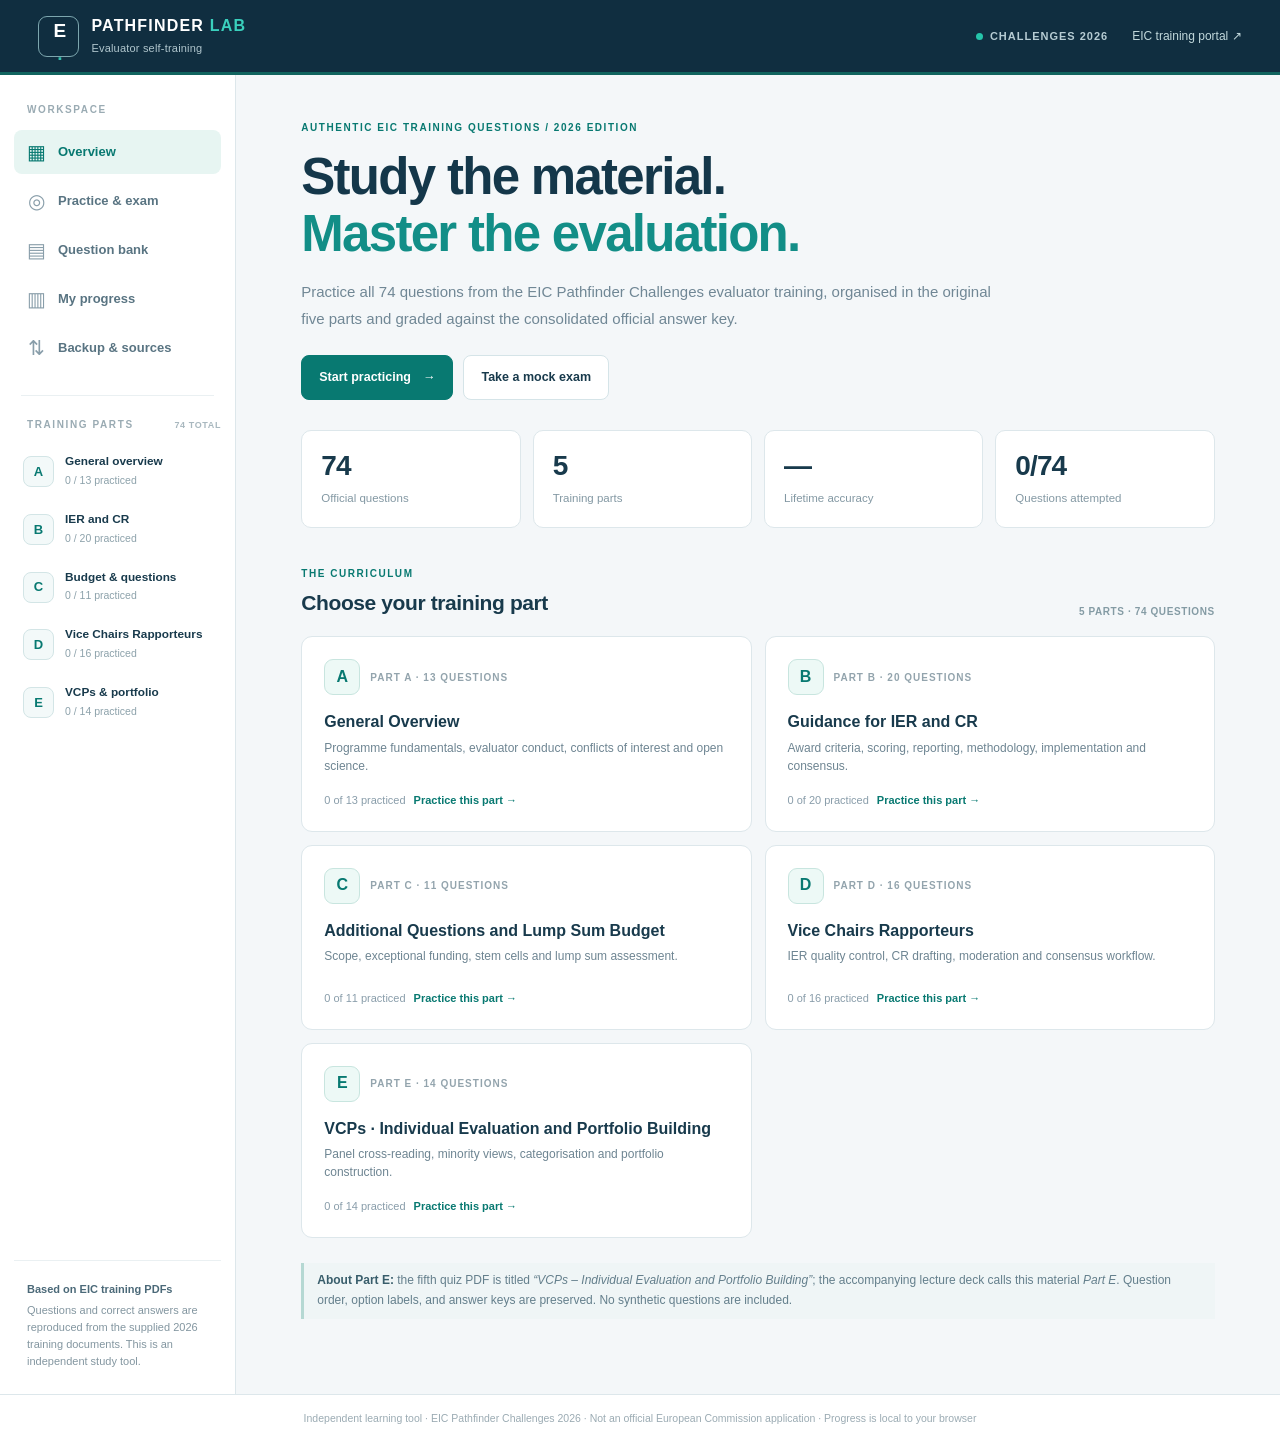
<file: index.html>
<!doctype html>
<html lang="en">
<head>
  <meta charset="utf-8">
  <meta name="viewport" content="width=device-width, initial-scale=1">
  <meta name="theme-color" content="#112f40">
  <meta name="description" content="Independent practice app for the 74 official EIC Pathfinder Challenges 2026 training quiz questions in Parts A–E.">
  <title>EIC Pathfinder Challenges 2026 · Evaluator Trainer</title>
  <link rel="stylesheet" href="style.css">
</head>
<body>
<div class="app-shell">
  <header class="topbar">
    <button class="wordmark" id="brand-home" type="button" aria-label="Go to overview"><span class="logo-box">E<span>·</span></span><span class="brand-name"><strong>PATHFINDER <i>LAB</i></strong><small>Evaluator self-training</small></span></button>
    <div class="topbar-right"><span class="edition"><span class="edition-dot"></span>CHALLENGES 2026</span><a href="https://eic.eismea.eu/community/eic-pathfinder-evaluator-training" target="_blank" rel="noopener noreferrer">EIC training portal <span aria-hidden="true">↗</span></a></div>
  </header>
  <div class="layout">
    <aside class="sidebar">
      <p class="menu-label">WORKSPACE</p>
      <nav class="primary-nav" aria-label="App navigation">
        <button type="button" class="nav-item active" data-page="home"><span>▦</span> Overview</button>
        <button type="button" class="nav-item" data-page="practice"><span>◎</span> Practice & exam</button>
        <button type="button" class="nav-item" data-page="bank"><span>▤</span> Question bank</button>
        <button type="button" class="nav-item" data-page="progress"><span>▥</span> My progress</button>
        <button type="button" class="nav-item" data-page="settings"><span>⇅</span> Backup & sources</button>
      </nav>
      <div class="sidebar-divider"></div>
      <div class="aside-heading"><p class="menu-label">TRAINING PARTS</p><span>74 TOTAL</span></div>
      <nav class="part-nav" aria-label="Practice by part">
        <button type="button" data-start-part="A"><b>A</b><span><strong>General overview</strong><small><span data-part-done="A">0</span> / 13 practiced</small></span></button>
        <button type="button" data-start-part="B"><b>B</b><span><strong>IER and CR</strong><small><span data-part-done="B">0</span> / 20 practiced</small></span></button>
        <button type="button" data-start-part="C"><b>C</b><span><strong>Budget & questions</strong><small><span data-part-done="C">0</span> / 11 practiced</small></span></button>
        <button type="button" data-start-part="D"><b>D</b><span><strong>Vice Chairs Rapporteurs</strong><small><span data-part-done="D">0</span> / 16 practiced</small></span></button>
        <button type="button" data-start-part="E"><b>E</b><span><strong>VCPs & portfolio</strong><small><span data-part-done="E">0</span> / 14 practiced</small></span></button>
      </nav>
      <div class="sidebar-foot"><b>Based on EIC training PDFs</b><span>Questions and correct answers are reproduced from the supplied 2026 training documents. This is an independent study tool.</span></div>
    </aside>

    <main class="workspace">
      <section class="page" id="page-home">
        <p class="eyebrow">AUTHENTIC EIC TRAINING QUESTIONS / 2026 EDITION</p>
        <h1>Study the material.<br><em>Master the evaluation.</em></h1>
        <p class="lead">Practice all 74 questions from the EIC Pathfinder Challenges evaluator training, organised in the original five parts and graded against the consolidated official answer key.</p>
        <div class="quick-actions"><button class="btn primary" type="button" id="quick-practice">Start practicing <span>→</span></button><button class="btn secondary" type="button" id="quick-exam">Take a mock exam</button></div>
        <div class="metric-grid" id="home-metrics"></div>
        <div class="section-intro"><div><p class="eyebrow">THE CURRICULUM</p><h2>Choose your training part</h2></div><span class="tiny-tag">5 PARTS · 74 QUESTIONS</span></div>
        <div class="part-grid" id="part-cards"></div>
        <div class="info-note"><b>About Part E:</b> the fifth quiz PDF is titled <i>“VCPs – Individual Evaluation and Portfolio Building”</i>; the accompanying lecture deck calls this material <i>Part E</i>. Question order, option labels, and answer keys are preserved. No synthetic questions are included.</div>
      </section>

      <section class="page hidden" id="page-practice">
        <p class="eyebrow">PRACTICE STUDIO</p><h1 class="inner-title">Practice <em>& assessment</em></h1>
        <div id="session-setup" class="panel">
          <div class="panel-intro"><h2>Configure your session</h2><p>Questions follow their source PDFs. Question order can be shuffled, but answer letters stay fixed.</p></div>
          <div class="input-grid"><label>Quiz section<select id="filter-part"><option value="all">All parts (A–E) · 74 questions</option><option value="A">Part A · General Overview</option><option value="B">Part B · Guidance for IER and CR</option><option value="C">Part C · Additional Questions and Lump Sum Budget</option><option value="D">Part D · Vice Chairs Rapporteurs</option><option value="E">Part E · VCPs / Portfolio Building</option></select></label><label>Session size<select id="session-count"><option value="all">All matching questions</option><option value="5">5 questions</option><option value="10" selected>10 questions</option><option value="20">20 questions</option></select></label></div>
          <div class="check-row"><label><input type="checkbox" id="focus-missed"> Only questions last answered incorrectly</label><label><input type="checkbox" id="focus-bookmarks"> Only bookmarked questions</label><label><input type="checkbox" id="shuffle-questions" checked> Shuffle question order</label></div>
          <div class="mode-grid"><button type="button" id="start-practice" class="mode-card"><span class="mode-icon">◎</span><strong>Learn as you go</strong><small>See the official answer and feedback after each question.</small><span>Start practice <span aria-hidden="true">→</span></span></button><button type="button" id="start-exam" class="mode-card"><span class="mode-icon">▣</span><strong>Mock exam</strong><small>Answer without feedback. Get a score and full answer review at the end.</small><span>Start exam <span aria-hidden="true">→</span></span></button></div>
          <p id="setup-message" class="message" role="status"></p>
        </div>
        <div id="session-playing" class="hidden">
          <div class="session-header"><div><span id="session-badge" class="pill">PRACTICE</span><span id="session-scope" class="muted"></span></div><button type="button" id="abandon-session" class="link-button">Exit session ×</button></div>
          <div class="progressbar"><div id="session-progress-bar"></div></div>
          <div class="session-counter"><span id="question-position">QUESTION 1 / 10</span><span id="answered-count">0 ANSWERED</span></div>
          <article class="question-panel">
            <div class="question-topline"><span id="question-label" class="eyebrow">PART A · QUESTION 1</span><span id="question-kind" class="question-kind">CHOOSE ONE</span></div>
            <h2 id="question-text"></h2><div id="question-slides"></div><div id="answer-list" class="answer-list" role="group" aria-label="Possible answers"></div>
            <div id="feedback" class="feedback hidden" role="status"></div>
            <div class="question-footer"><button type="button" id="bookmark-question" class="link-button">☆ Bookmark</button><div class="question-actions"><button type="button" class="btn secondary" id="previous-question">← Previous</button><button type="button" class="btn primary" id="check-question">Check answer →</button><button type="button" class="btn primary hidden" id="next-question">Next question →</button></div></div>
          </article>
        </div>
        <div id="session-results" class="hidden panel">
          <p class="eyebrow">SESSION COMPLETED</p><h2 class="results-title">Review your <em>answers.</em></h2><p id="results-intro" class="muted"></p><div id="result-metrics" class="metric-grid"></div>
          <h3>Full answer review</h3><div id="results-review"></div>
          <div class="quick-actions"><button id="new-session" type="button" class="btn primary">New session →</button><button id="go-to-progress" type="button" class="btn secondary">View my progress</button></div>
        </div>
      </section>

      <section class="page hidden" id="page-bank">
        <p class="eyebrow">ORIGINAL SOURCE QUESTIONS</p><h1 class="inner-title">Question <em>bank</em></h1><p class="lead compact">Browse all 74 original questions. Reveal the answer key without recording an attempt.</p>
        <div class="filters"><label class="sr-only" for="search-questions">Search questions</label><input id="search-questions" type="search" placeholder="Search question text or answer options…"><label class="sr-only" for="bank-part">Select section</label><select id="bank-part"><option value="all">All sections (A–E)</option><option value="A">Part A</option><option value="B">Part B</option><option value="C">Part C</option><option value="D">Part D</option><option value="E">Part E / VCPs</option></select></div>
        <p id="bank-summary" class="muted bank-summary"></p><div id="bank-results" class="bank-results"></div>
      </section>

      <section class="page hidden" id="page-progress">
        <p class="eyebrow">PERSONAL LEARNING ANALYTICS</p><h1 class="inner-title">Your <em>progress</em></h1><p class="lead compact">Progress stays on this device unless you export it. Accuracy is calculated over all submitted attempts.</p>
        <div class="metric-grid" id="progress-metrics"></div><div class="panel"><h2>Coverage by part</h2><div id="part-progress-bars"></div></div>
        <div class="panel"><div class="panel-heading"><h2>Questions to revisit</h2><button id="retry-missed" type="button" class="btn small primary">Practice missed →</button></div><p class="muted">Last submitted answer was incorrect. Correctly answering a question removes it from this list.</p><div id="missed-items"></div></div>
        <div class="panel"><h2>Bookmarked questions</h2><div id="bookmarked-items"></div></div>
      </section>

      <section class="page hidden" id="page-settings">
        <p class="eyebrow">SOURCE TRANSPARENCY & PORTABLE DATA</p><h1 class="inner-title">Backup <em>& sources</em></h1>
        <div class="panel"><h2>Your learning data</h2><p class="muted">Export answers, bookmarks and completed-session statistics to JSON, or restore a previous backup.</p><div class="button-row"><button id="export-progress" class="btn primary" type="button">Download progress JSON</button><label class="btn secondary file-label" for="import-progress">Restore progress JSON</label><input type="file" id="import-progress" accept=".json,application/json" hidden><button id="export-bank" type="button" class="btn secondary">Download question bank JSON</button></div><p class="message" id="backup-message" role="status"></p><hr><button id="reset-progress" type="button" class="link-button danger">Reset all local progress and bookmarks</button></div>
        <div class="panel"><h2>Official source documents</h2><p class="muted">Source materials supplied for this training app. The original PDFs are included in the downloadable project archive, with the slide deck divided into Parts A–E.</p><div id="sources-list"></div></div>
        <div class="info-note"><b>Source fidelity:</b> 74 questions across five PDFs, with answers from <i>EIC_Pathfinder_Consolidated_Answers.pdf</i>. The source PDFs contain no separate per-question explanations; this app displays the official correct choices rather than inventing rationales. All source material is for the 2026 Challenges call, not the 2027 Pathfinder Open procedure.</div>
      </section>
    </main>
  </div>
  <footer class="footer">Independent learning tool · EIC Pathfinder Challenges 2026 · Not an official European Commission application · Progress is local to your browser</footer>
</div>
<script src="questions.js"></script>
<script src="app.js"></script>
</body>
</html>
</file>
<file: style.css>
:root{--navy:#102e40;--navy2:#173f52;--mint:#128e87;--mint-dark:#087971;--green:#18744f;--red:#b84541;--paper:#fff;--bg:#f4f7f9;--line:#dde7eb;--line2:#eaf0f2;--ink:#183a4c;--muted:#6e8592;--pale:#e7f5f2;--radius:13px}
*{box-sizing:border-box}body{margin:0;background:var(--bg);font-family:Inter,ui-sans-serif,-apple-system,BlinkMacSystemFont,"Segoe UI",Arial,sans-serif;color:var(--ink);font-size:14px;line-height:1.52}button,input,select{font:inherit}button{cursor:pointer}button:disabled{opacity:.46;cursor:default}button:focus-visible,a:focus-visible,input:focus-visible,select:focus-visible,summary:focus-visible{outline:3px solid #8fcfc6;outline-offset:3px}a{color:#0a777c}h1,h2,h3,p{margin-top:0}.hidden{display:none!important}.sr-only{position:absolute;width:1px;height:1px;overflow:hidden;clip:rect(0,0,0,0);white-space:nowrap}
.app-shell{min-height:100vh;display:flex;flex-direction:column}.topbar{min-height:75px;display:flex;align-items:center;justify-content:space-between;gap:14px;padding:12px clamp(18px,3vw,43px);background:var(--navy);color:white;border-bottom:3px solid #11645f}.wordmark{display:flex;gap:12px;align-items:center;background:transparent;border:0;color:inherit;padding:0;text-align:left}.logo-box{height:41px;width:41px;border:1px solid #7ca6ae;border-radius:9px;display:grid;place-items:center;color:#fff;font-weight:800;font-size:19px;letter-spacing:-2px}.logo-box span{color:#30beab}.brand-name strong{display:block;font-size:16px;letter-spacing:1.2px;line-height:1.2}.brand-name i{font-style:normal;color:#3ad0bd}.brand-name small{display:block;font-size:11px;color:#b0c6cd;letter-spacing:.2px;margin-top:5px}.topbar-right{display:flex;gap:24px;align-items:center;color:#b6ccd3;font-size:12px}.topbar-right a{color:#c1d8db;text-decoration:none}.topbar-right a:hover{text-decoration:underline}.edition{font-weight:750;letter-spacing:1px;font-size:11px}.edition-dot{display:inline-block;height:7px;width:7px;background:#25c4aa;border-radius:50%;margin-right:7px}
.layout{display:grid;grid-template-columns:236px minmax(0,1fr);flex:1}.sidebar{background:#fff;border-right:1px solid var(--line);padding:27px 14px 18px;display:flex;flex-direction:column}.menu-label{font-size:10px;font-weight:850;letter-spacing:1.6px;color:#9aabb3;margin:0 13px 13px}.primary-nav{display:grid;gap:5px}.nav-item{border:0;background:transparent;width:100%;border-radius:8px;padding:12px 13px;color:#597482;text-align:left;font-weight:650;font-size:13px;display:flex;gap:12px;align-items:center}.nav-item span{font-size:20px;line-height:1;min-width:19px;text-align:center;color:#899eaa;font-weight:400}.nav-item:hover,.part-nav button:hover{background:#f1f7f8}.nav-item.active{background:var(--pale);color:var(--mint-dark)}.nav-item.active span{color:var(--mint-dark)}.sidebar-divider{border-top:1px solid var(--line2);margin:25px 7px 21px}.aside-heading{display:flex;justify-content:space-between;align-items:baseline}.aside-heading>span{font-size:9px;font-weight:800;letter-spacing:.6px;color:#a9b8bf}.part-nav{display:grid;gap:5px}.part-nav button{display:flex;gap:11px;align-items:center;text-align:left;border:0;border-radius:9px;background:none;padding:9px 9px;width:100%;color:var(--ink)}.part-nav b{height:31px;width:31px;flex-shrink:0;border:1px solid #d3e5e6;border-radius:8px;background:#f3f9f9;display:grid;place-items:center;font-size:13px;color:var(--mint-dark)}.part-nav strong{display:block;font-size:11.8px;font-weight:730;line-height:1.25}.part-nav small{display:block;font-size:10.5px;color:#8da2ab;margin-top:4px}.sidebar-foot{margin-top:auto;padding:20px 13px 5px;border-top:1px solid var(--line2);font-size:11px;color:#8396a0}.sidebar-foot b{display:block;color:#4b6978;margin-bottom:5px}.sidebar-foot span{display:block;line-height:1.55}.workspace{width:100%;max-width:1230px;padding:45px clamp(22px,5.1vw,74px) 75px;margin:0 auto;min-width:0}.page{animation:rise .17s ease-out}@keyframes rise{from{opacity:.6;transform:translateY(4px)}to{opacity:1;transform:translateY(0)}}.eyebrow{color:var(--mint-dark);font-size:10px;font-weight:850;letter-spacing:1.55px;margin-bottom:13px}.page h1{font-size:clamp(31px,4.3vw,51px);line-height:1.12;letter-spacing:-1.7px;font-weight:790;margin:0 0 17px;color:#14374a}.page h1 em,.results-title em{font-style:normal;color:var(--mint)}.page .inner-title{font-size:clamp(30px,4vw,43px);margin-bottom:15px}.lead{font-size:15px;line-height:1.76;max-width:690px;color:#708795;margin-bottom:23px}.lead.compact{font-size:14px;margin-bottom:22px}.muted{color:var(--muted)}.quick-actions,.button-row{display:flex;flex-wrap:wrap;align-items:center;gap:10px;margin:22px 0 30px}.btn{border-radius:8px;padding:12px 17px;min-height:42px;border:1px solid #d4e1e6;background:white;color:#284b5b;font-size:12.5px;font-weight:760;display:inline-flex;gap:12px;align-items:center;justify-content:center;text-decoration:none}.btn.primary{background:var(--mint-dark);color:white;border-color:var(--mint-dark)}.btn.secondary{background:#fff;color:var(--ink);border-color:#d5e4e8}.btn:hover:not(:disabled){filter:brightness(.96)}.btn.small{padding:8px 13px;min-height:32px;font-size:11px}.metric-grid{display:grid;grid-template-columns:repeat(4,minmax(0,1fr));gap:12px;margin:28px 0 38px}.metric{border:1px solid var(--line);background:white;border-radius:10px;padding:19px 19px 17px;min-height:98px}.metric strong{font-size:28px;letter-spacing:-.9px;line-height:1.15;font-weight:800;display:block}.metric span{font-size:11.5px;color:#8398a3;display:block;margin-top:8px}.section-intro{display:flex;align-items:flex-end;justify-content:space-between;gap:10px;margin:35px 0 17px}.section-intro .eyebrow{margin-bottom:6px}.section-intro h2{font-size:21px;letter-spacing:-.4px;margin:0}.tiny-tag{color:#849ba4;letter-spacing:.6px;font-size:10px;font-weight:800;white-space:nowrap}.part-grid{display:grid;grid-template-columns:repeat(2,minmax(0,1fr));gap:13px}.part-card{display:flex;flex-direction:column;text-align:left;padding:22px;background:#fff;border:1px solid var(--line);border-radius:11px;min-height:185px;color:var(--ink);transition:box-shadow .15s,border-color .15s}.part-card:hover{border-color:#81c6be;box-shadow:0 6px 17px #163f5210}.part-card-heading{display:flex;align-items:center;gap:10px;margin-bottom:16px}.part-card-heading b{height:36px;width:36px;border:1px solid #c8e5df;background:#edf9f6;color:var(--mint-dark);border-radius:9px;display:grid;place-items:center;font-size:16px}.part-card-heading small{color:#93a4ad;font-size:10px;letter-spacing:1px;font-weight:800}.part-card>strong{font-size:16px;line-height:1.35;font-weight:740;margin-bottom:6px}.part-card>p{font-size:12px;color:var(--muted);line-height:1.5;margin-bottom:17px}.card-bottom{margin-top:auto;display:flex;justify-content:space-between;gap:8px;align-items:center;color:var(--mint-dark);font-size:11px;font-weight:750}.card-bottom span{color:#899daa;font-weight:500}.info-note{font-size:12px;color:#647f8c;margin-top:25px;line-height:1.65;border-left:3px solid #b5d8d3;padding:8px 13px;background:#eff5f6}.info-note b{color:#385d6b}
.panel{background:#fff;border:1px solid var(--line);border-radius:12px;padding:26px;margin:19px 0}.panel h2{font-size:18px;margin:0 0 9px;letter-spacing:-.3px}.panel h3{font-size:15px;margin-top:28px}.panel-intro p{font-size:13px;color:var(--muted);margin-bottom:20px}.input-grid{display:grid;grid-template-columns:1.2fr 1fr;gap:16px;margin:16px 0 17px}.input-grid label{font-weight:740;color:#4f6d79;font-size:12px}.input-grid select,.filters select,.filters input{width:100%;display:block;margin-top:8px;padding:12px;border:1px solid #d6e3e7;background:white;color:#24475b;border-radius:8px;min-width:0}.check-row{display:flex;flex-wrap:wrap;gap:11px 25px;border-top:1px solid var(--line2);padding-top:17px;font-size:12px;color:#607985}.check-row label{display:flex;gap:7px;align-items:center;cursor:pointer}.check-row input{accent-color:var(--mint-dark)}.mode-grid{display:grid;grid-template-columns:1fr 1fr;gap:13px;margin-top:23px}.mode-card{display:flex;flex-direction:column;text-align:left;background:#fafcfc;border:1px solid var(--line);border-radius:10px;padding:22px;gap:6px;min-height:176px;color:var(--ink)}.mode-card:hover{border-color:#58b5ac;background:#f1f9f7}.mode-icon{color:var(--mint-dark);font-size:27px;line-height:1}.mode-card strong{font-size:15px}.mode-card small{font-size:12px;color:var(--muted);line-height:1.5;max-width:250px}.mode-card>span:last-child{color:var(--mint-dark);margin-top:auto;font-size:12px;font-weight:770}.message{font-size:12px;color:#9b5748;min-height:1em;margin:13px 0 0}.session-header,.session-counter,.question-topline,.question-footer,.panel-heading{display:flex;align-items:center;justify-content:space-between;gap:15px}.session-header{margin-top:25px}.pill{display:inline-block;background:#e6f4f1;border:1px solid #cbe8e1;color:var(--mint-dark);padding:5px 9px;font-size:10px;font-weight:800;border-radius:5px;letter-spacing:.6px;margin-right:11px}.session-header .muted{font-size:12px}.link-button{border:0;background:none;padding:8px 1px;color:#5c7988;font-size:12px;font-weight:650}.link-button:hover{text-decoration:underline}.link-button.danger{color:#bd504c}.progressbar{height:7px;border-radius:20px;background:#dde9ed;overflow:hidden;margin:19px 0 11px}.progressbar>div{height:100%;background:#16a197;transition:width .15s;width:0}.session-counter{color:#8499a3;font-size:10px;font-weight:800;letter-spacing:.7px;margin-bottom:19px}.question-panel{background:#fff;border:1px solid var(--line);border-radius:12px;padding:clamp(18px,3vw,37px)}.question-topline{align-items:center}.question-topline .eyebrow{margin:0}.question-kind{font-size:10px;font-weight:800;color:#7a929d;background:#f0f5f6;border-radius:5px;padding:5px 9px;white-space:nowrap}.question-panel h2{font-size:clamp(19px,2.65vw,26px);line-height:1.46;letter-spacing:-.4px;margin:19px 0 25px;color:#193d52;font-weight:745}.answer-list{display:grid;gap:9px}.answer-option{border:1px solid #dce7eb;border-radius:9px;display:flex;gap:13px;align-items:flex-start;width:100%;text-align:left;background:#fff;color:#365666;padding:14px;line-height:1.6;font-size:13px}.answer-option .answer-letter{flex-shrink:0;border-radius:6px;height:29px;width:29px;display:grid;place-items:center;background:#eff4f6;color:#76909b;font-weight:800;font-size:12px}.answer-option:hover:not(:disabled){background:#f6fbfa;border-color:#91c9c3}.answer-option.selected{border-color:#15968c;background:#edf8f5}.answer-option.selected .answer-letter{color:#fff;background:var(--mint-dark)}.answer-option.correct{border-color:#5ab48a;background:#edf8f1}.answer-option.correct .answer-letter{background:#27835b;color:#fff}.answer-option.incorrect{border-color:#e0a2a0;background:#fff4f4}.answer-option.incorrect .answer-letter{background:#b94c4b;color:#fff}.answer-option:disabled{cursor:default;opacity:1}.question-footer{border-top:1px solid var(--line2);padding-top:19px;margin-top:26px}.question-actions{display:flex;flex-wrap:wrap;gap:9px;justify-content:flex-end}.feedback{margin-top:21px;border:1px solid #cae4d8;background:#f0faf5;border-radius:9px;padding:17px;color:#326653;font-size:13px}.feedback.bad{background:#fff7f5;border-color:#efd0c8;color:#7f4842}.feedback>strong{display:block;margin-bottom:9px;font-size:14px}.feedback .answer-key{font-weight:740;margin:9px 0}.feedback .answer-key li{margin:4px 0;font-weight:500}.feedback .feedback-source{font-size:11px;color:#72909a;margin-top:14px}.results-title{font-size:30px;letter-spacing:-.8px}.results-title em{color:var(--mint);font-style:normal}.results-title+.muted{font-size:13px}.result-row{padding:16px 0;border-top:1px solid var(--line2)}.result-row strong{display:block;font-size:13px;line-height:1.5}.result-row small{display:block;margin-top:6px;color:#66818e;line-height:1.6}.result-row p{font-size:12px;color:#65828b;margin:6px 0 0}.result-row .good{color:var(--green)}.result-row .bad{color:var(--red)}.result-row a{font-size:11px;display:inline-block;margin-top:7px}
.filters{display:grid;grid-template-columns:minmax(0,2fr) minmax(130px,1fr);gap:12px;margin:21px 0}.filters input,.filters select{margin:0}.bank-summary{font-size:12px;margin:10px 0 16px}.bank-results{display:grid;gap:10px}.bank-card{background:white;border:1px solid var(--line);border-radius:10px;padding:20px}.bank-meta{color:var(--mint-dark);font-size:10px;font-weight:800;letter-spacing:.7px}.bank-card h3{font-size:14px;line-height:1.53;font-weight:700;margin:8px 0 13px}.bank-card details{border-top:1px solid var(--line2);padding-top:9px}.bank-card summary{cursor:pointer;font-size:12px;font-weight:760;color:var(--mint-dark)}.bank-card .bank-option{font-size:12px;line-height:1.65;color:#567481;margin:5px 0}.bank-card .bank-option b{color:#23495b}.bank-card .bank-option.key{color:#197b55}.bank-card .bank-source{font-size:11px;color:#829aa3;margin-top:11px}.bank-card .bank-source a{font-size:11px}.progress-row{margin:20px 0 24px}.progress-top{display:flex;align-items:center;justify-content:space-between;gap:12px;font-size:13px;margin-bottom:11px}.progress-top strong{font-weight:740}.progress-top span{font-size:11px;color:var(--muted)}.progress-caption{font-size:11px;color:#87a0a8;margin-top:7px}.simple-question{border-top:1px solid var(--line2);padding:12px 0;font-size:12px;line-height:1.5;color:#34586a}.simple-question small{display:block;color:#8da1a9;font-size:11px;margin-top:3px}.panel-heading h2{margin-bottom:0}.panel hr{border:0;border-top:1px solid var(--line2);margin:23px 0}.file-label{cursor:pointer}.source-row{display:flex;align-items:center;justify-content:space-between;gap:10px;padding:14px 0;border-top:1px solid var(--line2);font-size:12px}.source-row strong{display:block;color:#335568}.source-row small{display:block;font-size:11px;color:#91a2aa;margin-top:3px}.source-row a{font-weight:750;white-space:nowrap}.footer{font-size:10.5px;text-align:center;color:#9babb3;padding:16px;border-top:1px solid var(--line);background:#fff}
@media(max-width:900px){.layout{grid-template-columns:198px minmax(0,1fr)}.workspace{padding:36px 24px 55px}.metric-grid{grid-template-columns:repeat(2,minmax(0,1fr))}.topbar-right{gap:13px}.part-nav strong{font-size:11px}}@media(max-width:680px){.topbar{padding:12px 15px;min-height:66px}.topbar-right .edition{display:none}.topbar-right a{font-size:11px}.brand-name strong{font-size:13px}.brand-name small{font-size:10px}.layout{display:block}.sidebar{padding:7px 9px;border-bottom:1px solid var(--line);border-right:0}.primary-nav{display:flex;overflow-x:auto;gap:3px}.nav-item{font-size:11px;white-space:nowrap;padding:10px 8px;width:auto;flex:none;gap:6px}.nav-item span{font-size:16px;min-width:14px}.sidebar .menu-label,.sidebar-divider,.aside-heading,.part-nav,.sidebar-foot{display:none}.workspace{padding:27px 15px 42px}.page h1{font-size:34px;letter-spacing:-1.1px}.lead{font-size:13px}.metric-grid{gap:9px;margin:20px 0 28px}.metric{padding:15px;min-height:88px}.metric strong{font-size:24px}.part-grid,.input-grid,.mode-grid{grid-template-columns:1fr}.part-card{min-height:151px;padding:18px}.section-intro h2{font-size:18px}.tiny-tag{display:none}.question-panel{padding:17px}.question-panel h2{font-size:19px}.question-footer{flex-direction:column;align-items:stretch}.question-actions{justify-content:stretch}.question-actions .btn{flex:1}.filters{grid-template-columns:1fr}.panel{padding:18px}.source-row{align-items:flex-start}.footer{font-size:9px}}
</file>
